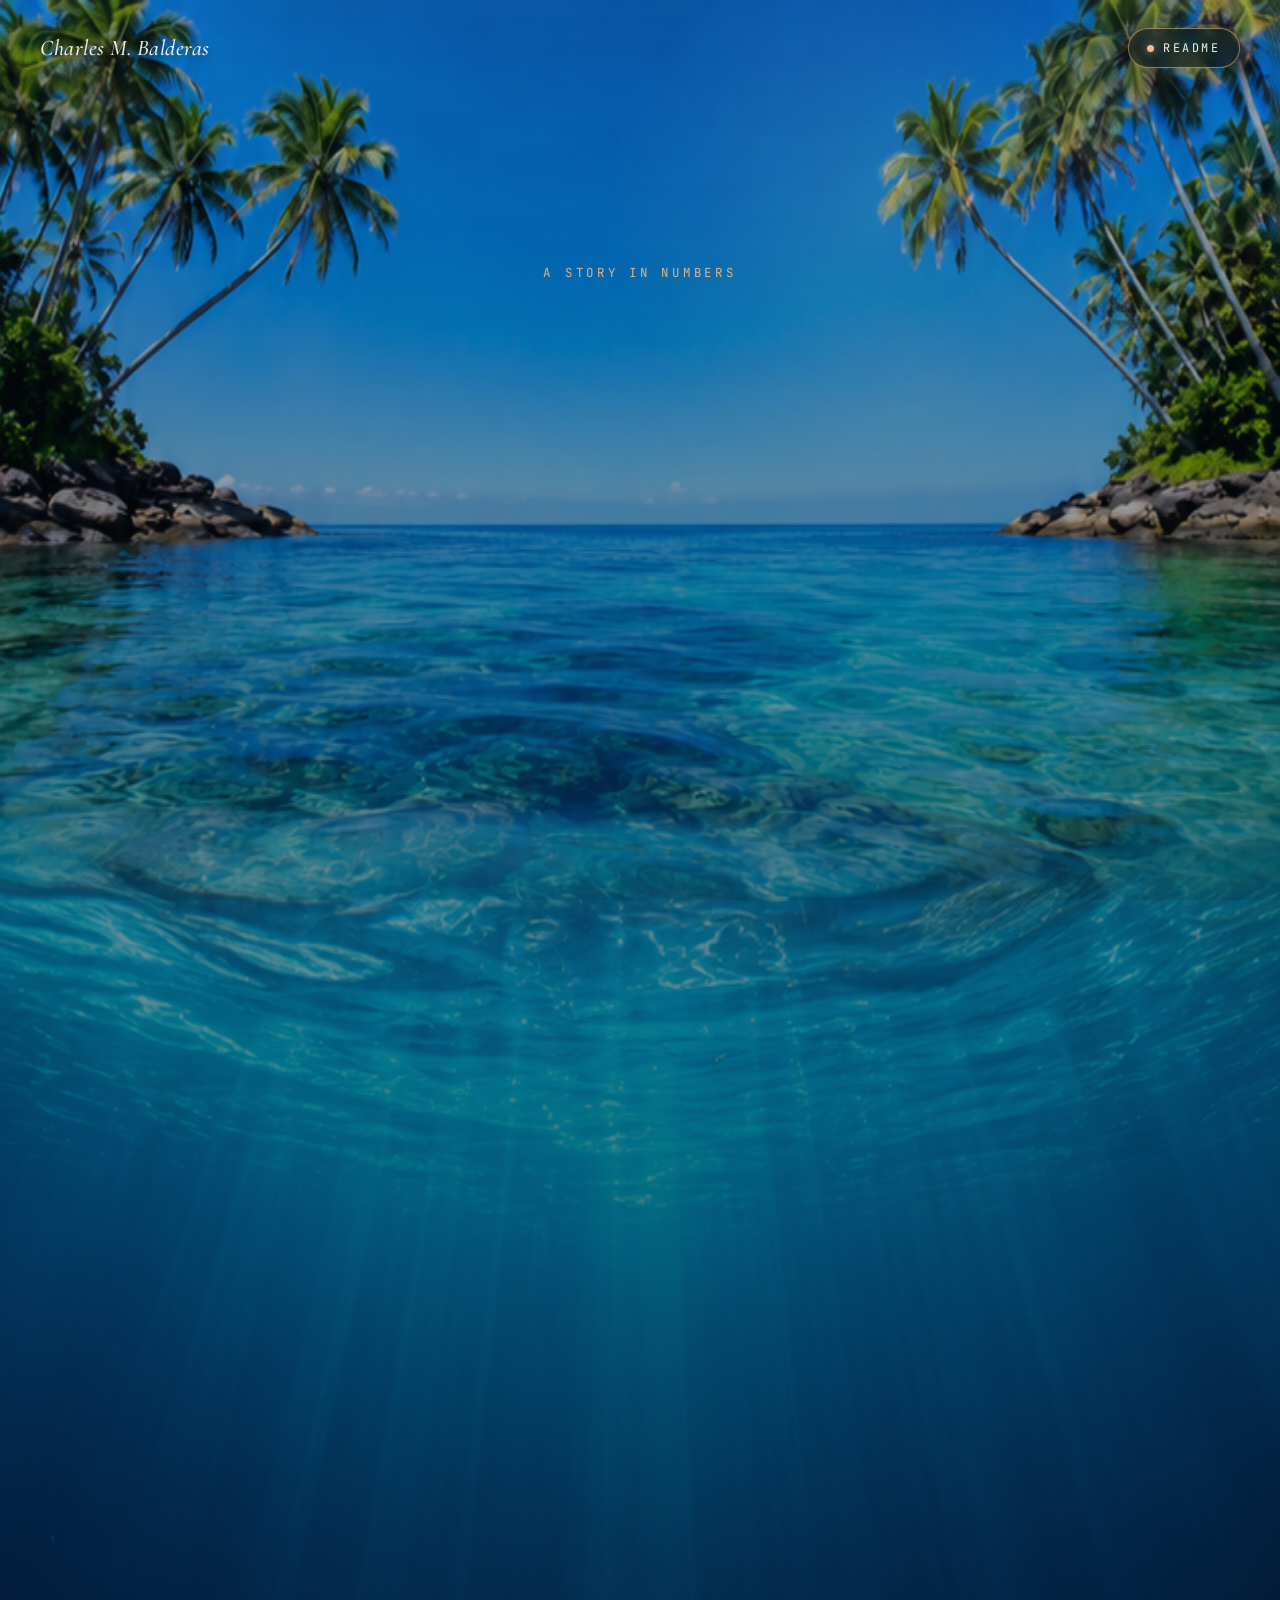
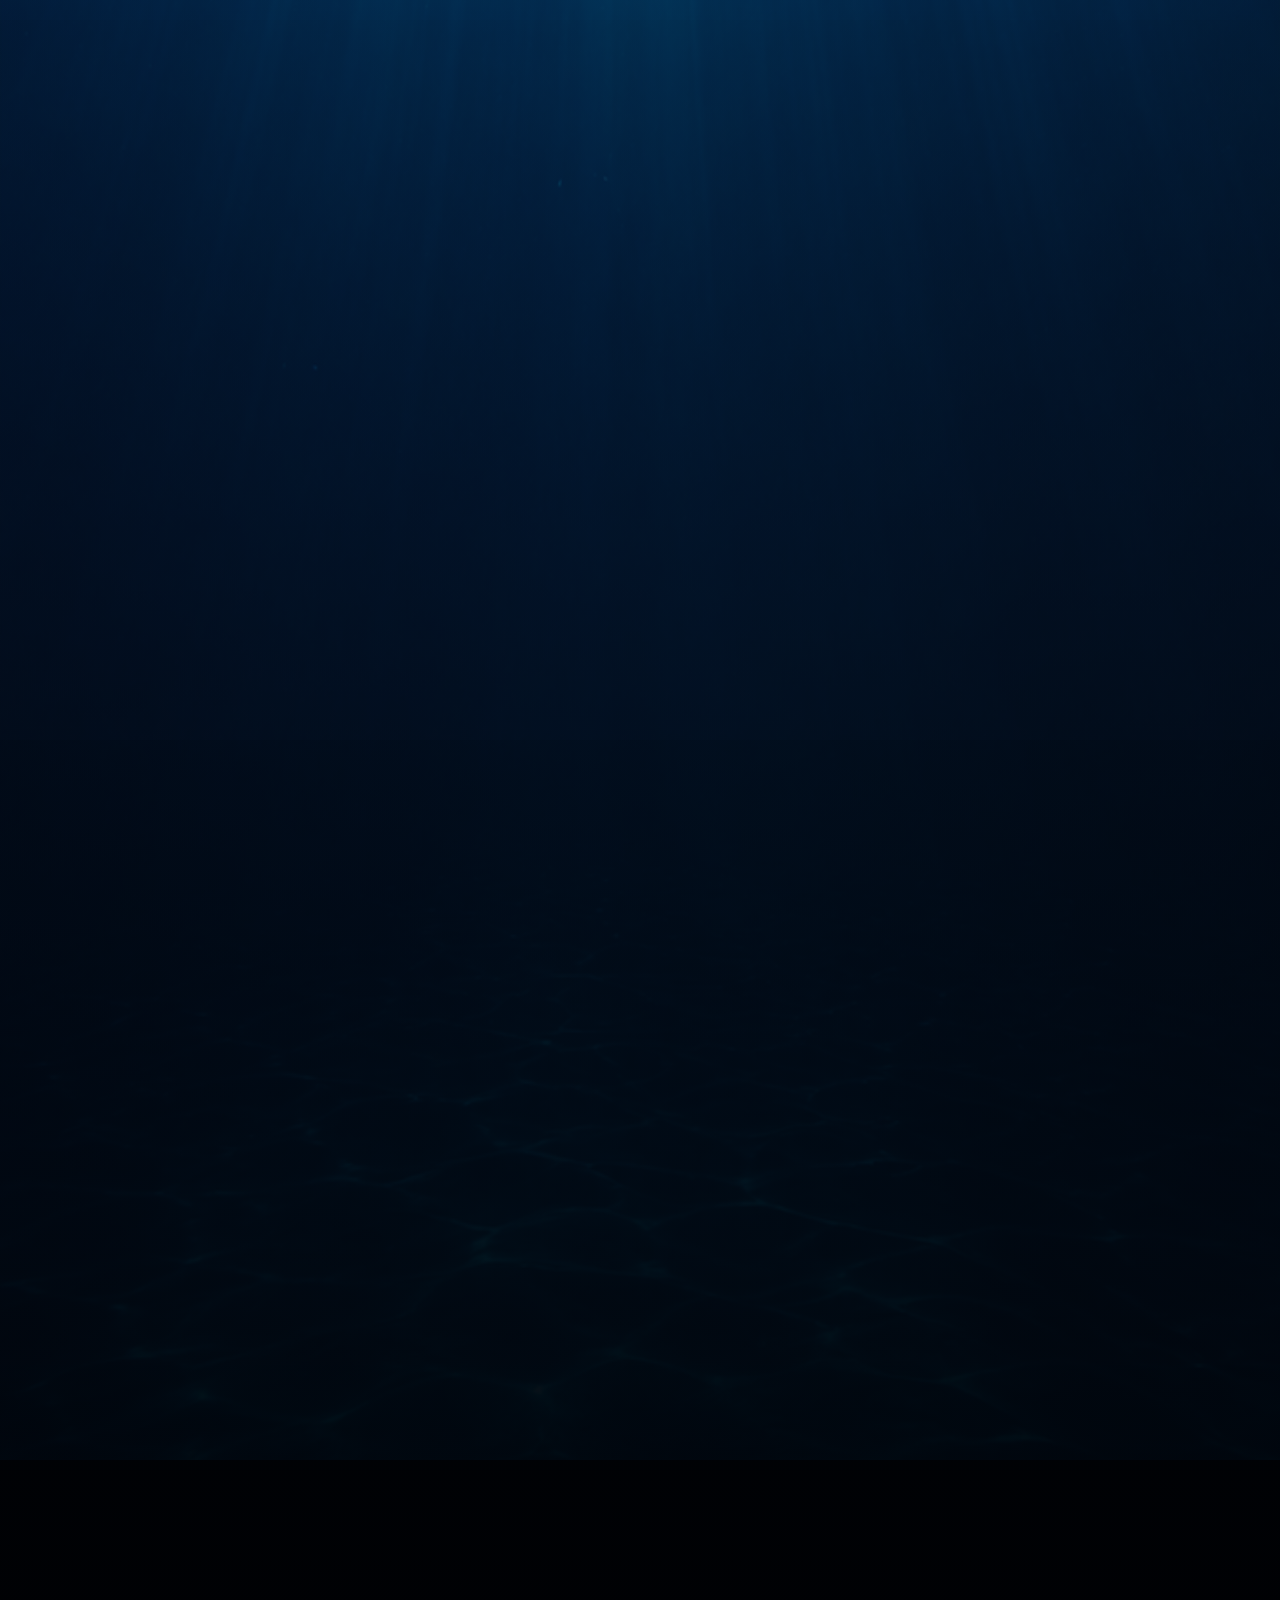
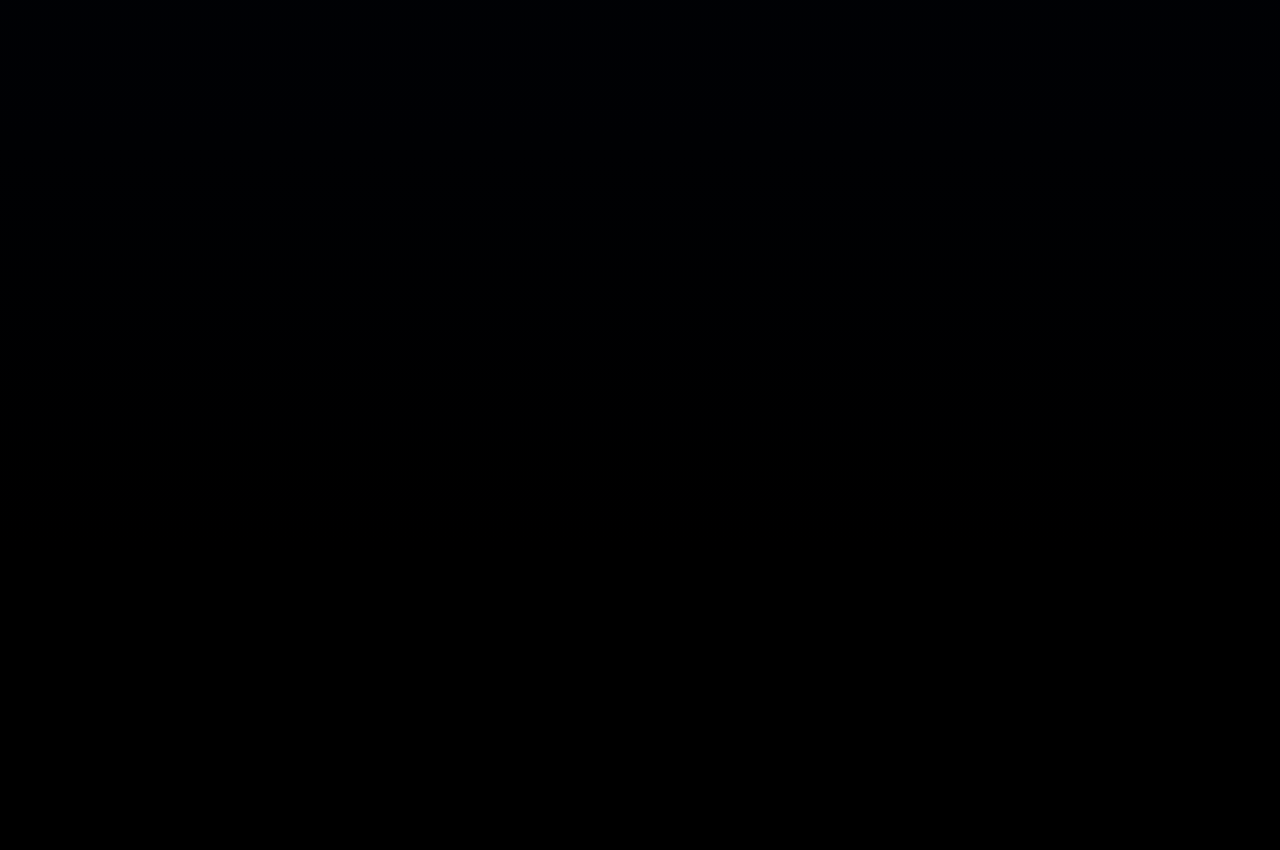
<file: index.html>
<!DOCTYPE html>
<html lang="en">
<head>
  <meta charset="UTF-8" />
  <meta name="viewport" content="width=device-width, initial-scale=1.0" />
  <title>A Story In Numbers — Charles M. Balderas</title>
  <link rel="preconnect" href="https://fonts.googleapis.com">
  <link rel="preconnect" href="https://fonts.gstatic.com" crossorigin>
  <link href="https://fonts.googleapis.com/css2?family=Cormorant+Garamond:ital,wght@0,400;0,500;0,600;1,400;1,500;1,600&family=JetBrains+Mono:wght@300;400;500&display=swap" rel="stylesheet">
  <link rel="stylesheet" href="styles.css" />
</head>
<body>

  <!-- Header -->
  <header class="site-header" id="siteHeader">
    <div class="header-inner">
      <a href="#" class="brand">Charles M. Balderas</a>
      <a href="readme.html" class="readme-btn">
        <span class="readme-btn-dot" aria-hidden="true"></span>
        README
      </a>
    </div>
  </header>

  <!-- ============================================================
       HERO — "The Odds of Existing"
       ============================================================ -->
  <section class="scene scene-hero" id="hero">
    <div class="hero-birds" id="heroBirds" aria-hidden="true"></div>
    <div class="scene-content">
      <p class="kicker reveal">a story in numbers</p>
      <h1 class="hero-headline reveal">
        You Already <em>Beat</em><br />Impossible Odds.
      </h1>
      <p class="hero-sub reveal">
        The odds of you being here, right now, are about 1 in 400 trillion. You are the result of a long line of survivors &mdash; ancestors who lived through extinction events, ice ages, and plagues.You are a miracle.
      </p>
      <p class="tagline reveal">↓ descend</p>
    </div>
  </section>

  <!-- ============================================================
       SECTION 1 — Born Into Opportunity
       ============================================================ -->
  <section class="scene scene-shallow" id="opportunity">
    <div class="fish-school" id="oppFish" aria-hidden="true"></div>
    <div class="scene-content">
      <div class="headline-row reveal">
        <h2 class="scene-headline">
          Where You <em>Begin</em><br />Shapes What's Possible.
        </h2>
        <div class="big-percent-block">
          <span class="big-percent-num" data-count="15">0</span><span class="big-percent-sign">%</span>
        </div>
      </div>
      <p class="scene-body reveal">
        It's easy to fall into the trap of complaining about minor inconveniences, but it's important to remember that most of humanity never gets the chance to experience them. Only about 15% of people alive today were born in first world countries.
      </p>

      <p class="scene-punch reveal">
        <em>Make the most of what you have been given, appreciate and try not to complain.</em>
      </p>
    </div>
  </section>

  <!-- ============================================================
       SECTION 2 — Rarity of Higher Education
       ============================================================ -->
  <section class="scene scene-mid" id="education">
    <div class="fish-school" id="eduFish" aria-hidden="true"></div>
    <div class="scene-content">
      <div class="headline-row reveal">
        <h2 class="scene-headline">
          Education Is <em>Earned</em>,<br />Not Guaranteed.
        </h2>
        <div class="big-percent-block">
          <span class="big-percent-num" data-count="7">0</span><span class="big-percent-sign">%</span>
        </div>
      </div>
      <p class="scene-body reveal">
        Thanks to technology 90% of the world has access to priamary education. 70% have access to secondary education. But only about 7% of the world has access to higher education. The diploma is a privilege, not a right. It is a tool. 
      </p>

      <p class="scene-punch reveal">
        <em>The odds are in your favor the question is do you have the discipline and the courage to make it HAPPEN?</em>
      </p>
    </div>
  </section>

  <!-- ============================================================
       SECTION 3 — The Fight for Work
       ============================================================ -->
  <section class="scene scene-deep" id="work">
    <div class="scene-content">
      <div class="headline-row reveal">
        <h2 class="scene-headline">
          Survival Belongs<br />to the <em>Adaptable.</em>
        </h2>
        <div class="big-percent-block">
          <span class="big-percent-num" data-count="27">0</span><span class="big-percent-sign">%</span>
        </div>
      </div>
      <p class="scene-body reveal">
        Roughly 27% of college graduates are lucky enough to end up working in a job directly related to their major. That means you are competing with the 3 other people for the same job.
      </p>   <p class="scene-body reveal">
        The new question is are you going to make sure you are the best candidate for the job? Are you going to make sure you are the one that stands out? Or are you going to be the one that blends in with the other 3 people?</p>

     
    </div>
  </section>

  <!-- ============================================================
       FINAL — Become The Shark
       ============================================================ -->
  <section class="scene scene-abyss" id="abyss">
    <div class="shark-stage" id="abyssShark" aria-hidden="true"></div>
    <div class="scene-content abyss-content">

  
     

      <div class="abyss-final reveal">
        <p class="abyss-final-pre">so &mdash;</p>
        <p class="abyss-final-headline">Become <em>The Shark.</em></p>
         <p class="abyss-body reveal">
        The shark does not survive because it is angry. It survives because it never stops moving. It reads the current, picks its angle, and commits.
      </p>    <p class="abyss-body reveal">
        Every statistic in this descent is true. The odds against you, the privilege under you, the people swimming next to you &mdash; all real.
      </p>
        <p class="abyss-final-sub">Focus. Adapt. Win.</p>

        <a href="readme.html" class="readme-btn readme-btn-large reveal">
          <span class="readme-btn-dot" aria-hidden="true"></span>
          README
          <span class="readme-btn-arrow" aria-hidden="true">↗</span>
        </a>
      </div>
    </div>
  </section>
  <script type="module" src="script.js"></script>
</body>
</html>
</file>
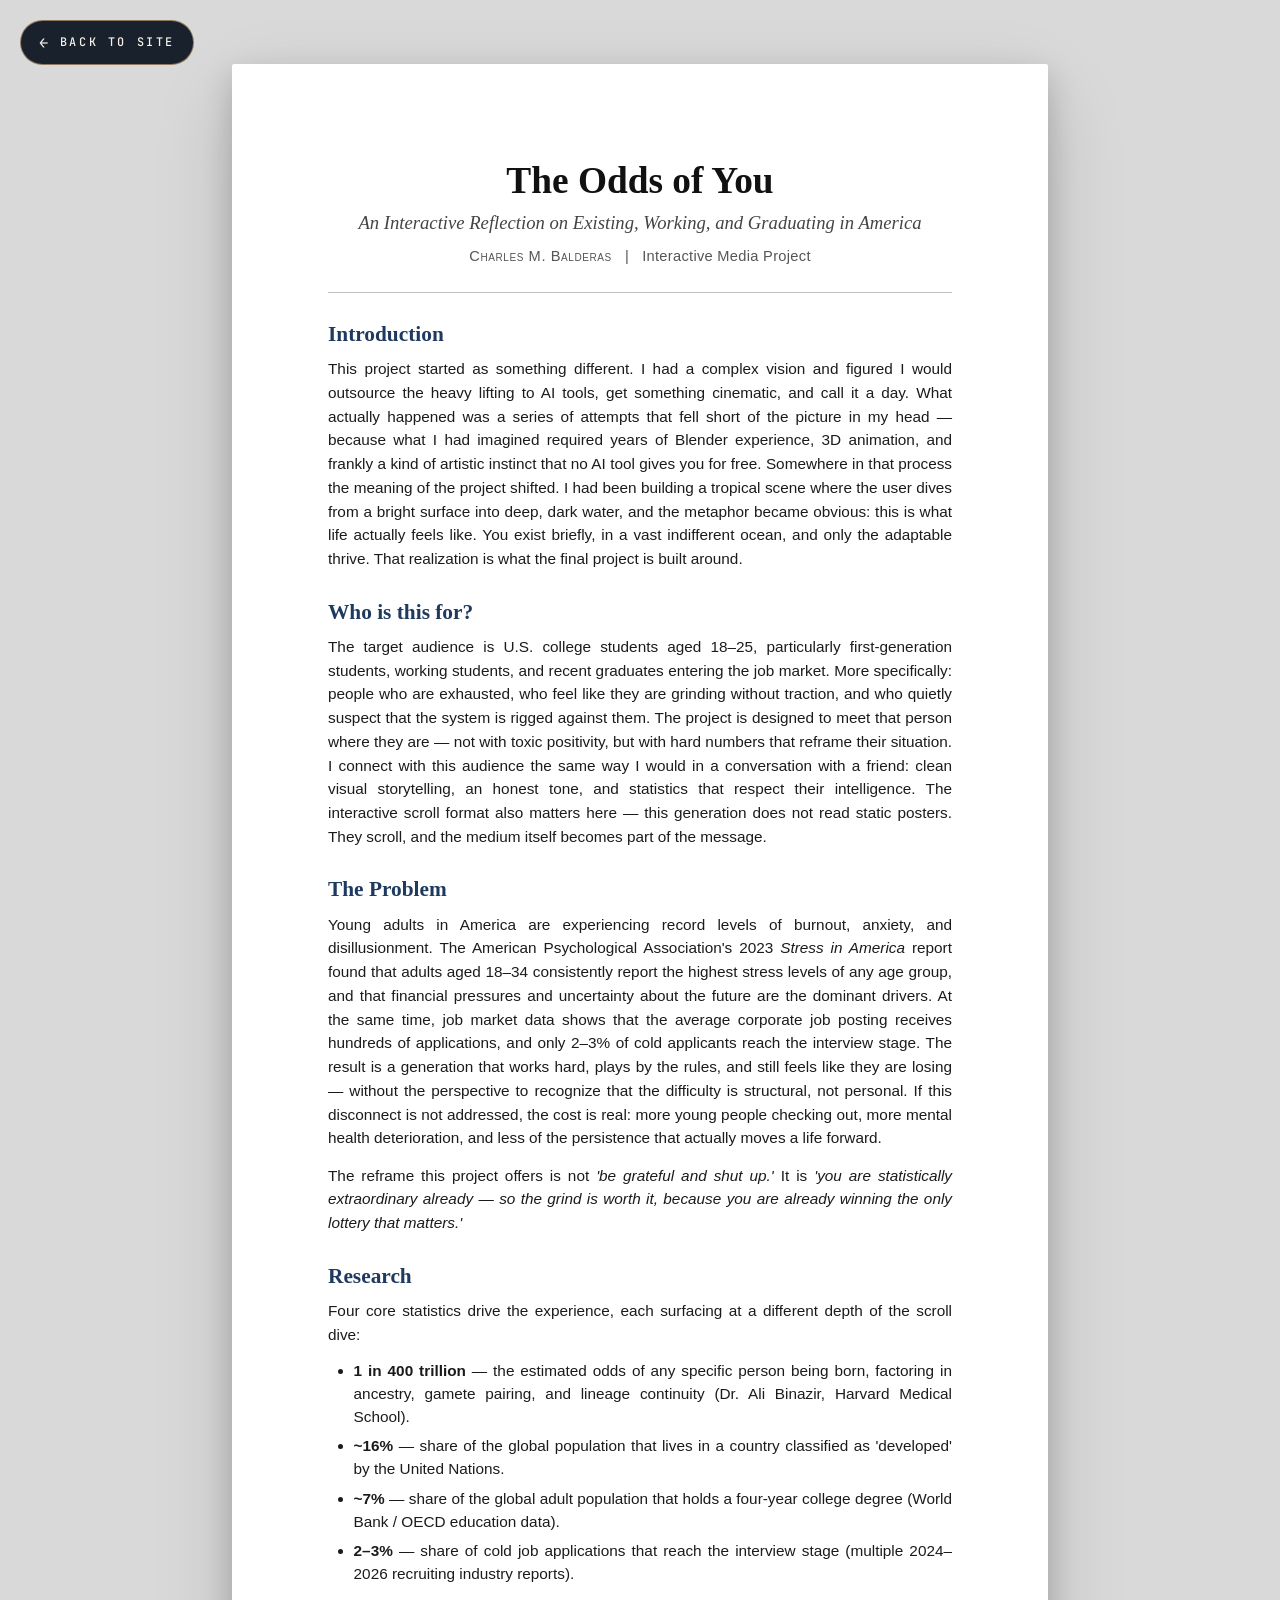
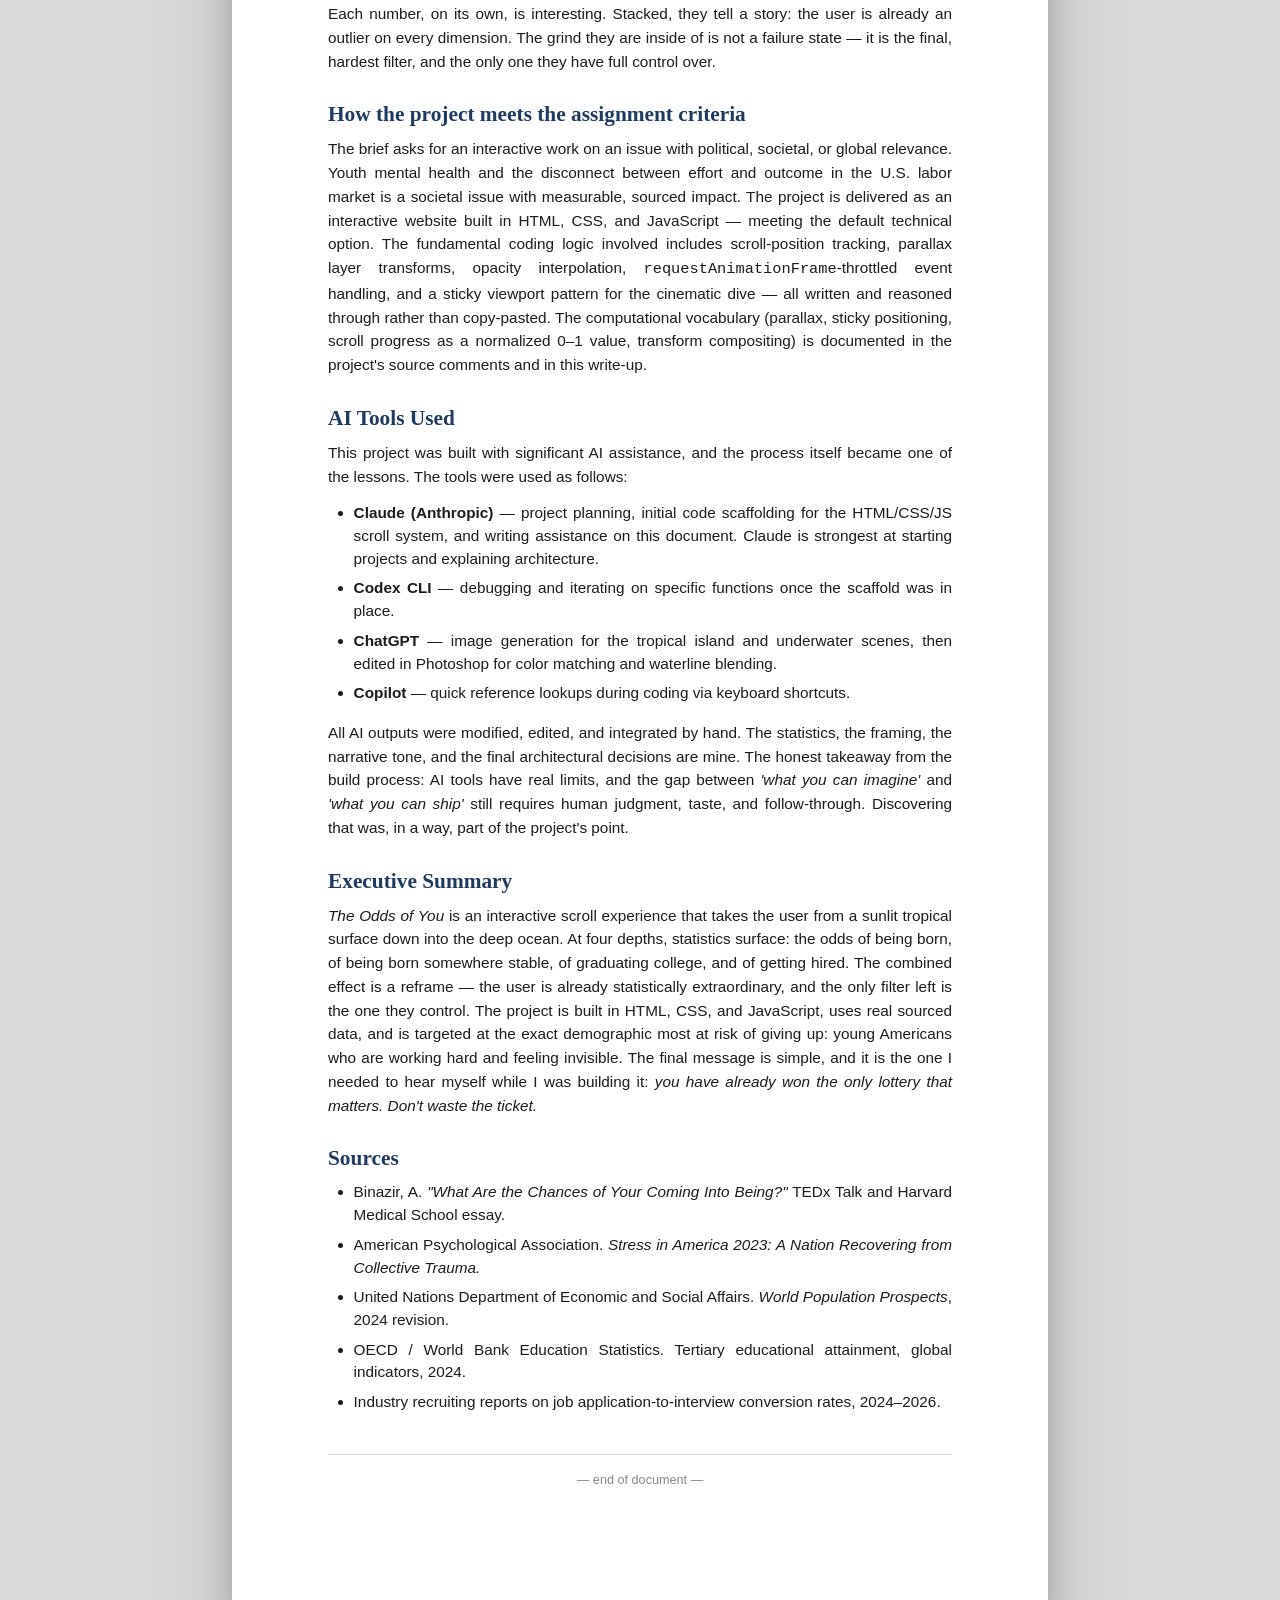
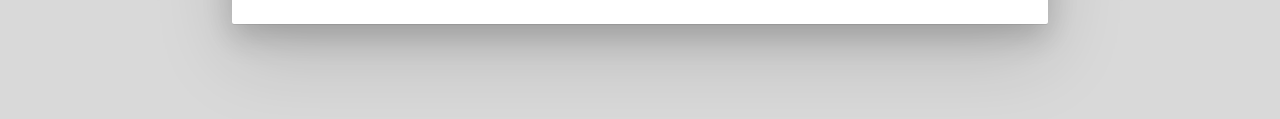
<file: readme.html>
<!DOCTYPE html>
<html lang="en">
<head>
  <meta charset="UTF-8" />
  <meta name="viewport" content="width=device-width, initial-scale=1.0" />
  <title>README — The Odds of You</title>
  <link rel="preconnect" href="https://fonts.googleapis.com">
  <link rel="preconnect" href="https://fonts.gstatic.com" crossorigin>
  <link href="https://fonts.googleapis.com/css2?family=JetBrains+Mono:wght@400;500&display=swap" rel="stylesheet">
  <style>
    /* ------- Word-document feel ------- */
    *, *::before, *::after { box-sizing: border-box; }
    html, body { margin: 0; padding: 0; }

    body {
      font-family: 'Calibri', 'Segoe UI', Arial, sans-serif;
      background: #d9d9d9;
      color: #1b1b1b;
      line-height: 1.55;
      min-height: 100vh;
      padding: 4rem 1.25rem 6rem;
    }

    /* The "page" sheet */
    .page {
      max-width: 8.5in;
      margin: 0 auto;
      background: #ffffff;
      padding: 1in 1in 1.25in;
      box-shadow:
        0 1px 0 rgba(0,0,0,0.08),
        0 12px 30px rgba(0,0,0,0.18),
        0 30px 80px rgba(0,0,0,0.15);
      border-radius: 2px;
      position: relative;
    }

    /* Back-to-site button (sticky top-left of viewport) */
    .back-btn {
      position: fixed;
      top: 1.25rem;
      left: 1.25rem;
      z-index: 100;
      display: inline-flex;
      align-items: center;
      gap: 0.55rem;
      padding: 0.6rem 1.15rem;
      font-family: 'JetBrains Mono', monospace;
      font-size: 0.74rem;
      font-weight: 500;
      letter-spacing: 0.22em;
      text-transform: uppercase;
      color: #f5f1e8;
      text-decoration: none;
      background: rgba(8, 18, 30, 0.92);
      border: 1px solid rgba(240, 191, 137, 0.55);
      border-radius: 999px;
      backdrop-filter: blur(8px);
      transition:
        background 0.3s ease,
        border-color 0.3s ease,
        color 0.3s ease,
        transform 0.3s ease,
        box-shadow 0.3s ease;
    }
    .back-btn:hover {
      color: #02060c;
      background: #f0bf89;
      border-color: #f0bf89;
      transform: translateY(-1px);
      box-shadow: 0 10px 28px rgba(240, 191, 137, 0.35);
    }
    .back-arrow {
      font-size: 0.95rem;
      transition: transform 0.3s ease;
    }
    .back-btn:hover .back-arrow {
      transform: translateX(-2px);
    }

    /* Document title block */
    .doc-title {
      font-family: 'Cambria', 'Georgia', serif;
      font-size: 28pt;
      font-weight: 700;
      line-height: 1.15;
      margin: 0 0 0.35rem;
      color: #111;
      text-align: center;
    }
    .doc-subtitle {
      font-family: 'Cambria', 'Georgia', serif;
      font-size: 14pt;
      font-style: italic;
      color: #444;
      margin: 0 0 0.5rem;
      text-align: center;
      font-weight: 400;
    }
    .doc-byline {
      font-family: 'Calibri', 'Segoe UI', Arial, sans-serif;
      font-size: 11pt;
      color: #555;
      text-align: center;
      margin: 0 0 1.5rem;
      letter-spacing: 0.02em;
    }

    .rule {
      border: none;
      border-top: 1px solid #c0c0c0;
      margin: 0 0 1.5rem;
    }

    /* Headings */
    h2 {
      font-family: 'Cambria', 'Georgia', serif;
      font-size: 16pt;
      font-weight: 700;
      color: #1f3a5f; /* Word's "Heading 1" blue */
      margin: 1.8rem 0 0.6rem;
      line-height: 1.2;
    }

    /* Body paragraphs */
    p {
      font-size: 11.5pt;
      margin: 0 0 0.85rem;
      text-align: justify;
      hyphens: auto;
    }

    p em, em {
      font-style: italic;
    }

    /* Bulleted lists */
    ul {
      margin: 0 0 1rem 1.6rem;
      padding: 0;
    }
    ul li {
      font-size: 11.5pt;
      margin: 0 0 0.4rem;
      line-height: 1.5;
      text-align: justify;
    }

    /* Small caps style for the byline (optional) */
    .smallcaps {
      font-variant: small-caps;
      letter-spacing: 0.04em;
    }

    /* Footer note */
    .page-footer {
      margin-top: 2.5rem;
      padding-top: 1rem;
      border-top: 1px solid #d6d6d6;
      font-size: 9.5pt;
      color: #888;
      text-align: center;
      font-family: 'Calibri', 'Segoe UI', Arial, sans-serif;
    }

    @media (max-width: 720px) {
      body { padding: 4.5rem 0.75rem 3rem; }
      .page { padding: 1.5rem 1.1rem 2rem; border-radius: 0; }
      .doc-title { font-size: 22pt; }
      .doc-subtitle { font-size: 12pt; }
      h2 { font-size: 14pt; }
      p, ul li { font-size: 11pt; text-align: left; }
    }

    @media print {
      body { background: #fff; padding: 0; }
      .page { box-shadow: none; }
      .back-btn { display: none; }
    }
  </style>
</head>
<body>

  <a href="index.html" class="back-btn">
    <span class="back-arrow" aria-hidden="true">←</span>
    Back to Site
  </a>

  <article class="page">

    <h1 class="doc-title">The Odds of You</h1>
    <p class="doc-subtitle">An Interactive Reflection on Existing, Working, and Graduating in America</p>
    <p class="doc-byline"><span class="smallcaps">Charles M. Balderas</span> &nbsp; | &nbsp; Interactive Media Project</p>
    <hr class="rule" />

    <h2>Introduction</h2>
    <p>This project started as something different. I had a complex vision and figured I would outsource the heavy lifting to AI tools, get something cinematic, and call it a day. What actually happened was a series of attempts that fell short of the picture in my head &mdash; because what I had imagined required years of Blender experience, 3D animation, and frankly a kind of artistic instinct that no AI tool gives you for free. Somewhere in that process the meaning of the project shifted. I had been building a tropical scene where the user dives from a bright surface into deep, dark water, and the metaphor became obvious: this is what life actually feels like. You exist briefly, in a vast indifferent ocean, and only the adaptable thrive. That realization is what the final project is built around.</p>

    <h2>Who is this for?</h2>
    <p>The target audience is U.S. college students aged 18&ndash;25, particularly first-generation students, working students, and recent graduates entering the job market. More specifically: people who are exhausted, who feel like they are grinding without traction, and who quietly suspect that the system is rigged against them. The project is designed to meet that person where they are &mdash; not with toxic positivity, but with hard numbers that reframe their situation. I connect with this audience the same way I would in a conversation with a friend: clean visual storytelling, an honest tone, and statistics that respect their intelligence. The interactive scroll format also matters here &mdash; this generation does not read static posters. They scroll, and the medium itself becomes part of the message.</p>

    <h2>The Problem</h2>
    <p>Young adults in America are experiencing record levels of burnout, anxiety, and disillusionment. The American Psychological Association's 2023 <em>Stress in America</em> report found that adults aged 18&ndash;34 consistently report the highest stress levels of any age group, and that financial pressures and uncertainty about the future are the dominant drivers. At the same time, job market data shows that the average corporate job posting receives hundreds of applications, and only 2&ndash;3% of cold applicants reach the interview stage. The result is a generation that works hard, plays by the rules, and still feels like they are losing &mdash; without the perspective to recognize that the difficulty is structural, not personal. If this disconnect is not addressed, the cost is real: more young people checking out, more mental health deterioration, and less of the persistence that actually moves a life forward.</p>

    <p>The reframe this project offers is not <em>'be grateful and shut up.'</em> It is <em>'you are statistically extraordinary already &mdash; so the grind is worth it, because you are already winning the only lottery that matters.'</em></p>

    <h2>Research</h2>
    <p>Four core statistics drive the experience, each surfacing at a different depth of the scroll dive:</p>
    <ul>
      <li><strong>1 in 400 trillion</strong> &mdash; the estimated odds of any specific person being born, factoring in ancestry, gamete pairing, and lineage continuity (Dr. Ali Binazir, Harvard Medical School).</li>
      <li><strong>~16%</strong> &mdash; share of the global population that lives in a country classified as 'developed' by the United Nations.</li>
      <li><strong>~7%</strong> &mdash; share of the global adult population that holds a four-year college degree (World Bank / OECD education data).</li>
      <li><strong>2&ndash;3%</strong> &mdash; share of cold job applications that reach the interview stage (multiple 2024&ndash;2026 recruiting industry reports).</li>
    </ul>
    <p>Each number, on its own, is interesting. Stacked, they tell a story: the user is already an outlier on every dimension. The grind they are inside of is not a failure state &mdash; it is the final, hardest filter, and the only one they have full control over.</p>

    <h2>How the project meets the assignment criteria</h2>
    <p>The brief asks for an interactive work on an issue with political, societal, or global relevance. Youth mental health and the disconnect between effort and outcome in the U.S. labor market is a societal issue with measurable, sourced impact. The project is delivered as an interactive website built in HTML, CSS, and JavaScript &mdash; meeting the default technical option. The fundamental coding logic involved includes scroll-position tracking, parallax layer transforms, opacity interpolation, <code>requestAnimationFrame</code>-throttled event handling, and a sticky viewport pattern for the cinematic dive &mdash; all written and reasoned through rather than copy-pasted. The computational vocabulary (parallax, sticky positioning, scroll progress as a normalized 0&ndash;1 value, transform compositing) is documented in the project's source comments and in this write-up.</p>

    <h2>AI Tools Used</h2>
    <p>This project was built with significant AI assistance, and the process itself became one of the lessons. The tools were used as follows:</p>
    <ul>
      <li><strong>Claude (Anthropic)</strong> &mdash; project planning, initial code scaffolding for the HTML/CSS/JS scroll system, and writing assistance on this document. Claude is strongest at starting projects and explaining architecture.</li>
      <li><strong>Codex CLI</strong> &mdash; debugging and iterating on specific functions once the scaffold was in place.</li>
      <li><strong>ChatGPT</strong> &mdash; image generation for the tropical island and underwater scenes, then edited in Photoshop for color matching and waterline blending.</li>
      <li><strong>Copilot</strong> &mdash; quick reference lookups during coding via keyboard shortcuts.</li>
    </ul>
    <p>All AI outputs were modified, edited, and integrated by hand. The statistics, the framing, the narrative tone, and the final architectural decisions are mine. The honest takeaway from the build process: AI tools have real limits, and the gap between <em>'what you can imagine'</em> and <em>'what you can ship'</em> still requires human judgment, taste, and follow-through. Discovering that was, in a way, part of the project's point.</p>

    <h2>Executive Summary</h2>
    <p><em>The Odds of You</em> is an interactive scroll experience that takes the user from a sunlit tropical surface down into the deep ocean. At four depths, statistics surface: the odds of being born, of being born somewhere stable, of graduating college, and of getting hired. The combined effect is a reframe &mdash; the user is already statistically extraordinary, and the only filter left is the one they control. The project is built in HTML, CSS, and JavaScript, uses real sourced data, and is targeted at the exact demographic most at risk of giving up: young Americans who are working hard and feeling invisible. The final message is simple, and it is the one I needed to hear myself while I was building it: <em>you have already won the only lottery that matters. Don't waste the ticket.</em></p>

    <h2>Sources</h2>
    <ul>
      <li>Binazir, A. <em>"What Are the Chances of Your Coming Into Being?"</em> TEDx Talk and Harvard Medical School essay.</li>
      <li>American Psychological Association. <em>Stress in America 2023: A Nation Recovering from Collective Trauma.</em></li>
      <li>United Nations Department of Economic and Social Affairs. <em>World Population Prospects</em>, 2024 revision.</li>
      <li>OECD / World Bank Education Statistics. Tertiary educational attainment, global indicators, 2024.</li>
      <li>Industry recruiting reports on job application-to-interview conversion rates, 2024&ndash;2026.</li>
    </ul>

    <p class="page-footer">&mdash; end of document &mdash;</p>
  </article>

</body>
</html>
</file>
<file: styles.css>
/* ---------- Reset + base ---------- */
* {
  margin: 0;
  padding: 0;
  box-sizing: border-box;
}

html {
  scroll-behavior: smooth;
}

body {
  font-family: 'Cormorant Garamond', Georgia, serif;
  color: #f5f1e8;
  line-height: 1.6;
  overflow-x: hidden;
  min-height: 100vh;
  background-color: #02060c;
  background-image:
    linear-gradient(
      to bottom,
      rgba(10, 25, 40, 0.25),
      rgba(2, 10, 20, 0.85)
    ),
    url('blended.png');
  background-repeat: no-repeat;
  background-position: center top;
  background-size: 100% 100%;
  background-attachment: scroll;
}

/* ---------- Header ---------- */
.site-header {
  position: fixed;
  top: 0;
  left: 0;
  right: 0;
  z-index: 100;
  padding: 1.75rem 2.5rem;
  background: transparent;
  opacity: 1;
  transform: translateY(0);
  transition: opacity 0.4s ease, transform 0.4s ease;
}

.site-header.hidden {
  opacity: 0;
  transform: translateY(-20px);
  pointer-events: none;
}

.header-inner {
  display: flex;
  justify-content: space-between;
  align-items: center;
  max-width: 1400px;
  margin: 0 auto;
}

.brand {
  font-family: 'Cormorant Garamond', serif;
  font-size: 1.4rem;
  font-weight: 500;
  font-style: italic;
  color: #f5f1e8;
  text-decoration: none;
  letter-spacing: 0.5px;
  text-shadow: 0 2px 14px rgba(0, 0, 0, 0.55);
}

/* ---------- README button ---------- */
.readme-btn {
  display: inline-flex;
  align-items: center;
  gap: 0.55rem;
  padding: 0.6rem 1.15rem;
  font-family: 'JetBrains Mono', monospace;
  font-size: 0.74rem;
  letter-spacing: 0.22em;
  text-transform: uppercase;
  color: #f5f1e8;
  text-decoration: none;
  background: rgba(8, 18, 30, 0.45);
  border: 1px solid rgba(240, 191, 137, 0.55);
  border-radius: 999px;
  backdrop-filter: blur(8px);
  -webkit-backdrop-filter: blur(8px);
  transition:
    background 0.3s ease,
    border-color 0.3s ease,
    color 0.3s ease,
    transform 0.3s ease,
    box-shadow 0.3s ease;
  position: relative;
  overflow: hidden;
}

.readme-btn::after {
  content: '';
  position: absolute;
  inset: 0;
  background: linear-gradient(120deg, transparent 0%, rgba(240, 191, 137, 0.14) 50%, transparent 100%);
  transform: translateX(-100%);
  transition: transform 0.7s ease;
}

.readme-btn:hover {
  color: #02060c;
  background: #f0bf89;
  border-color: #f0bf89;
  transform: translateY(-1px);
  box-shadow: 0 10px 28px rgba(240, 191, 137, 0.28);
}

.readme-btn:hover::after {
  transform: translateX(100%);
}

.readme-btn-dot {
  width: 7px;
  height: 7px;
  border-radius: 50%;
  background: #f0bf89;
  box-shadow: 0 0 10px rgba(240, 191, 137, 0.8);
  transition: background 0.3s ease, box-shadow 0.3s ease;
}

.readme-btn:hover .readme-btn-dot {
  background: #02060c;
  box-shadow: none;
}

.readme-btn-arrow {
  font-size: 0.85rem;
  margin-left: 0.15rem;
  transition: transform 0.3s ease;
}

.readme-btn:hover .readme-btn-arrow {
  transform: translate(2px, -2px);
}

/* Larger variant at the end of the story */
.readme-btn-large {
  margin-top: 3rem;
  padding: 0.95rem 1.65rem;
  font-size: 0.82rem;
  letter-spacing: 0.28em;
  border-width: 1.5px;
}

/* ---------- Reveal-on-scroll ---------- */
.reveal {
  opacity: 0;
  transform: translateY(48px);
  transition:
    opacity 1.1s cubic-bezier(0.22, 1, 0.36, 1),
    transform 1.1s cubic-bezier(0.22, 1, 0.36, 1);
  will-change: opacity, transform;
}
.reveal.visible {
  opacity: 1;
  transform: translateY(0);
}
.scene-content .reveal:nth-child(1) { transition-delay: 0s; }
.scene-content .reveal:nth-child(2) { transition-delay: 0.1s; }
.scene-content .reveal:nth-child(3) { transition-delay: 0.2s; }
.scene-content .reveal:nth-child(4) { transition-delay: 0.32s; }
.scene-content .reveal:nth-child(5) { transition-delay: 0.45s; }
.scene-content .reveal:nth-child(6) { transition-delay: 0.55s; }

/* ---------- Scene shell ---------- */
.scene {
  position: relative;
  min-height: 80vh;
  width: 100%;
  padding: 0 2rem;
  display: flex;
  align-items: center;
  justify-content: center;
}

.scene-hero {
  padding: 9rem 2rem;
}

.scene-content {
  width: min(960px, 100%);
  margin: 0 auto;
  position: relative;
  z-index: 3;
}

/* Per-section ambient overlays (each scene gets a slightly darker
   tint to sell the "descending" feeling). */
.scene::before {
  content: '';
  position: absolute;
  inset: 0;
  pointer-events: none;
  z-index: 1;
}
.scene-hero::before     { background: linear-gradient(180deg, rgba(0,0,0,0.0) 0%, rgba(0,0,0,0.15) 100%); }
.scene-shallow::before  { background: linear-gradient(180deg, rgba(2,15,30,0.10) 0%, rgba(2,15,30,0.35) 100%); }
.scene-mid::before      { background: linear-gradient(180deg, rgba(2,12,24,0.35) 0%, rgba(2,8,18,0.55) 100%); }
.scene-deep::before     { background: linear-gradient(180deg, rgba(1,6,14,0.55) 0%, rgba(0,3,8,0.78) 100%); }
.scene-abyss::before    { background: linear-gradient(180deg, rgba(0,2,6,0.85) 0%, #000 70%); }

/* ---------- Typography primitives ---------- */
.kicker,
.scene-label {
  font-family: 'JetBrains Mono', monospace;
  font-size: 0.78rem;
  letter-spacing: 0.3em;
  text-transform: uppercase;
  color: #f0bf89;
  margin-bottom: 1.75rem;
  opacity: 0.9;
}

.tagline {
  font-family: 'JetBrains Mono', monospace;
  font-size: 0.85rem;
  color: #f0bf89;
  letter-spacing: 3px;
  text-transform: lowercase;
  margin-top: 2.5rem;
  animation: bob 2.4s ease-in-out infinite;
}
@keyframes bob {
  0%, 100% { transform: translateY(0); }
  50% { transform: translateY(8px); }
}

/* ---------- Hero ---------- */
.scene-hero {
  min-height: 100vh;
  text-align: center;
  overflow: hidden;
}

.hero-birds {
  position: absolute;
  inset: 0;
  overflow: hidden;
  pointer-events: none;
  z-index: 2;
}

.hero-birds::before {
  content: '';
  position: absolute;
  inset: 0;
  background:
    radial-gradient(circle at 68% 24%, rgba(245, 217, 163, 0.12), transparent 24%),
    linear-gradient(180deg, rgba(255, 255, 255, 0.03), transparent 30%);
  mix-blend-mode: screen;
  opacity: 0.9;
}

.bird-track {
  position: absolute;
  left: 0;
  width: 100%;
  will-change: transform;
}

.cinematic-bird {
  position: relative;
  aspect-ratio: 3 / 2;
  transform-origin: center center;
  will-change: transform, filter, opacity;
}

.cinematic-bird img {
  width: 100%;
  height: 100%;
  object-fit: contain;
  user-select: none;
  -webkit-user-drag: none;
}

.bird-flap {
  position: absolute;
  inset: 0;
  will-change: transform;
}

.bird-flap img {
  width: 100%;
  height: 100%;
  object-fit: contain;
  user-select: none;
  -webkit-user-drag: none;
}

/* ---------- Fish schools (opportunity + education) ---------- */
.scene-shallow,
.scene-mid,
.scene-abyss {
  overflow: hidden;
}

.shark-stage {
  position: absolute;
  inset: 0;
  overflow: hidden;
  pointer-events: none;
  z-index: 2;
}

.fish-school {
  position: absolute;
  inset: 0;
  overflow: hidden;
  pointer-events: none;
  z-index: 2;
}

.cinematic-fish {
  position: relative;
  aspect-ratio: 3 / 2;
  transform-origin: center center;
  will-change: transform, filter, opacity;
}

.cinematic-fish img {
  width: 100%;
  height: 100%;
  object-fit: contain;
  user-select: none;
  -webkit-user-drag: none;
}

.fish-flap {
  position: absolute;
  inset: 0;
  will-change: transform;
}

.fish-flap img {
  width: 100%;
  height: 100%;
  object-fit: contain;
  user-select: none;
  -webkit-user-drag: none;
}

.bird-depth-near {
  filter: drop-shadow(0 14px 30px rgba(0, 0, 0, 0.18));
}

.bird-depth-mid {
  opacity: 0.72;
}

.bird-depth-far {
  opacity: 0.42;
  filter: blur(1.4px) saturate(0.9);
}

.bird-core-glow {
  position: absolute;
  inset: 18% 20% 26%;
  background: radial-gradient(circle, rgba(255, 239, 201, 0.22), rgba(255, 239, 201, 0));
  mix-blend-mode: screen;
  filter: blur(10px);
  pointer-events: none;
}

.hero-headline {
  font-size: clamp(3rem, 9vw, 7rem);
  font-weight: 400;
  line-height: 1.0;
  letter-spacing: -1.5px;
  color: #f5f1e8;
  text-shadow: 0 4px 28px rgba(0, 0, 0, 0.55);
  margin-bottom: 2rem;
}
.hero-headline em {
  font-style: italic;
  color: #f0bf89;
}

.hero-sub {
  font-size: clamp(1.1rem, 1.7vw, 1.5rem);
  line-height: 1.6;
  color: rgba(245, 241, 232, 0.82);
  max-width: 38rem;
  margin: 0 auto;
}

/* ---------- Body sections ---------- */
.scene-headline {
  font-size: clamp(2.2rem, 5.4vw, 4.6rem);
  font-weight: 400;
  line-height: 1.05;
  letter-spacing: -1px;
  color: #f5f1e8;
  margin-bottom: 1.75rem;
  text-shadow: 0 4px 24px rgba(0, 0, 0, 0.4);
}
.scene-headline em {
  font-style: italic;
  color: #f0bf89;
}

.scene-body {
  font-size: clamp(1.1rem, 1.7vw, 1.45rem);
  line-height: 1.6;
  color: rgba(245, 241, 232, 0.82);
  max-width: 42rem;
  margin-bottom: 4rem;
}

/* When two .scene-body paragraphs sit back-to-back, tighten the
   gap between them. The 4rem margin is kept for the last one so
   it still separates from the next major element. */
.scene-body:has(+ .scene-body) {
  margin-bottom: 1.25rem;
}

.scene-punch {
  margin-top: 3rem;
  font-size: clamp(1.3rem, 2.6vw, 2rem);
  font-style: italic;
  line-height: 1.3;
  color: #f0bf89;
  max-width: 80vw;
}
.scene-punch em { font-style: italic; }

/* ---------- Stat pillars row ---------- */
.stat-row {
  display: grid;
  grid-template-columns: repeat(3, minmax(0, 1fr));
  gap: 1.25rem;
  margin-bottom: 1rem;
}

.stat-pillar {
  padding: 2rem 1.5rem;
  border: 1px solid rgba(245, 241, 232, 0.12);
  border-radius: 18px;
  background: linear-gradient(160deg, rgba(8,18,30,0.55), rgba(2,8,18,0.35));
  backdrop-filter: blur(6px);
  -webkit-backdrop-filter: blur(6px);
  display: flex;
  flex-direction: column;
}

.pillar-num {
  font-family: 'Cormorant Garamond', serif;
  font-style: italic;
  font-size: clamp(2.6rem, 5.5vw, 4.5rem);
  line-height: 0.95;
  color: #f0bf89;
  font-feature-settings: "tnum";
  text-shadow: 0 0 26px rgba(240, 191, 137, 0.3);
}

.pillar-unit {
  font-family: 'JetBrains Mono', monospace;
  font-size: 0.85rem;
  letter-spacing: 0.18em;
  text-transform: uppercase;
  color: rgba(240, 191, 137, 0.7);
  margin-top: 0.25rem;
  margin-bottom: 1rem;
}

.pillar-label {
  font-family: 'JetBrains Mono', monospace;
  font-size: 0.78rem;
  line-height: 1.55;
  letter-spacing: 0.04em;
  color: rgba(245, 241, 232, 0.7);
}

/* ---------- Headline + big percent inline ---------- */
.headline-row {
  display: flex;
  align-items: center;
  justify-content: space-between;
  gap: clamp(2rem, 5vw, 4rem);
  margin-bottom: 1.75rem;
}

.headline-row .scene-headline {
  margin-bottom: 0;
  flex: 1 1 auto;
}

.big-percent-block {
  display: inline-flex;
  align-items: baseline;
  line-height: 0.9;
  flex: 0 0 auto;
}

.big-percent-num {
  font-family: 'Cormorant Garamond', serif;
  font-style: italic;
  font-size: clamp(5rem, 13vw, 10rem);
  line-height: 0.9;
  color: #f0bf89;
  letter-spacing: -3px;
  text-shadow: 0 0 40px rgba(240, 191, 137, 0.35);
  font-feature-settings: "tnum";
}

.big-percent-sign {
  font-family: 'Cormorant Garamond', serif;
  font-style: italic;
  font-size: clamp(2.5rem, 6vw, 5rem);
  color: rgba(240, 191, 137, 0.7);
}

/* ---------- Final scene ---------- */
.scene-abyss {
  background: #000;
  min-height: 110vh;
}

.abyss-content {
  text-align: left;
}

.abyss-label {
  color: rgba(240, 191, 137, 0.85);
}

.abyss-headline {
  font-size: clamp(2.8rem, 7vw, 5.6rem);
  font-weight: 400;
  line-height: 1.0;
  letter-spacing: -1.5px;
  color: #f5f1e8;
  margin-bottom: 2rem;
}
.abyss-headline em {
  font-style: italic;
  color: #f0bf89;
}

.abyss-body {
  font-size: clamp(1.1rem, 1.7vw, 1.4rem);
  line-height: 1.65;
  color: rgba(245, 241, 232, 0.78);
  max-width: 42rem;
  margin-bottom: 1.5rem;
}

.abyss-final {
  margin-top: 5rem;
  padding-top: 3rem;
  border-top: 1px solid rgba(240, 191, 137, 0.3);
}

.abyss-final-pre {
  font-family: 'JetBrains Mono', monospace;
  font-size: 0.78rem;
  letter-spacing: 0.32em;
  text-transform: uppercase;
  color: rgba(240, 191, 137, 0.7);
  margin-bottom: 1.25rem;
}

.abyss-final-headline {
  font-size: clamp(3rem, 9vw, 7rem);
  font-style: italic;
  font-weight: 500;
  line-height: 1.0;
  letter-spacing: -1.5px;
  color: #f5f1e8;
  margin-bottom: 1.5rem;
}
.abyss-final-headline em {
  color: #f0bf89;
}

.abyss-final-sub {
  font-family: 'JetBrains Mono', monospace;
  font-size: 0.92rem;
  letter-spacing: 0.2em;
  text-transform: uppercase;
  color: rgba(245, 241, 232, 0.7);
}

/* ---------- Mobile ---------- */
@media (max-width: 720px) {
  .site-header {
    padding: 1.25rem 1.5rem;
  }
  .brand {
    font-size: 1.15rem;
  }
  .scene {
    padding: 0 1.25rem;
  }
  .scene-hero {
    padding: 6rem 1.25rem;
  }
  .hero-birds {
    inset: 2rem 0 0;
  }
  .stat-row {
    grid-template-columns: 1fr;
  }
  .headline-row {
    flex-direction: column;
    align-items: flex-start;
    gap: 1rem;
  }
}
</file>
